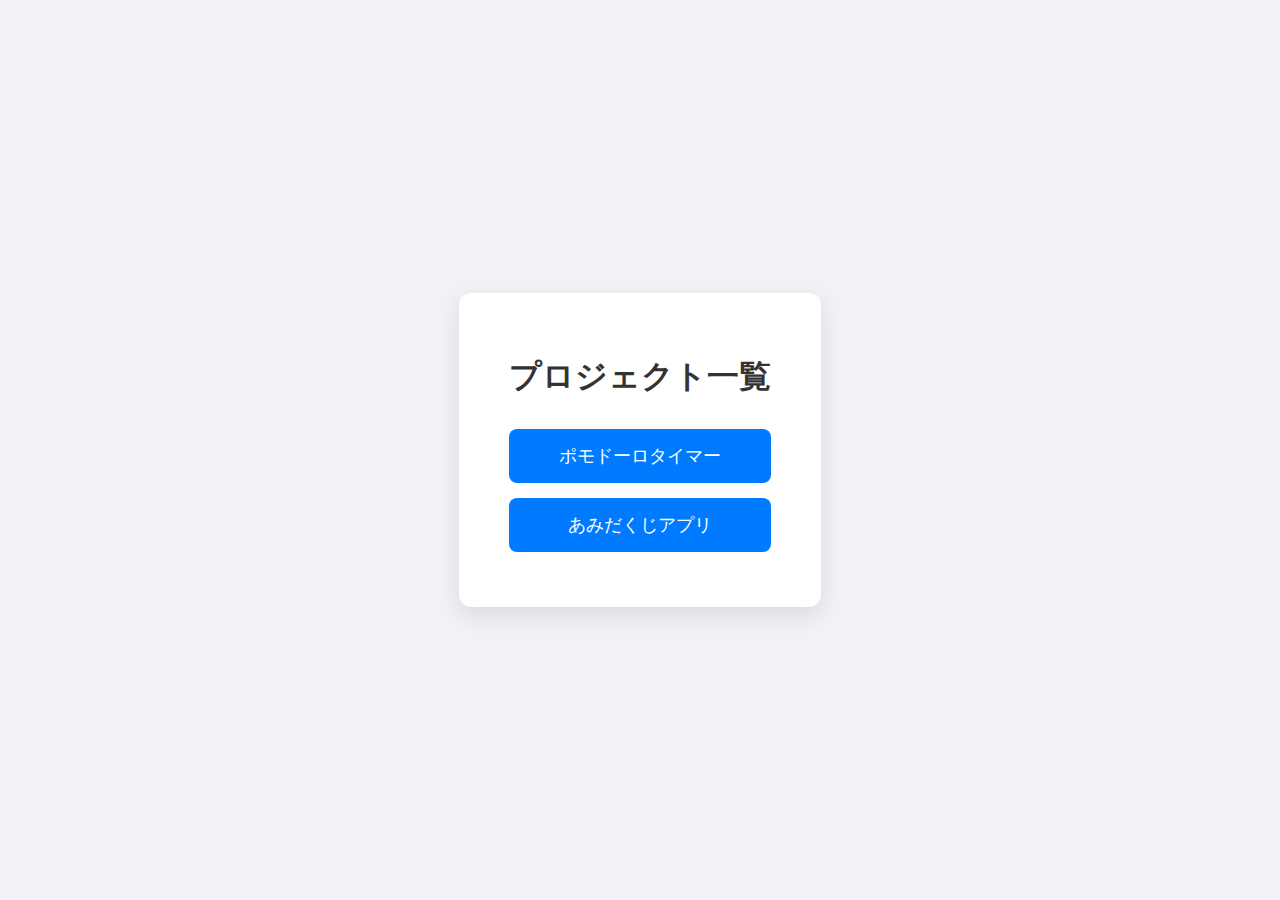
<file: index.html>
<!DOCTYPE html>
<html lang="ja">
<head>
    <meta charset="UTF-8">
    <meta name="viewport" content="width=device-width, initial-scale=1.0">
    <title>プロジェクト一覧</title>
    <style>
        body {
            font-family: -apple-system, BlinkMacSystemFont, "Segoe UI", Roboto, "Helvetica Neue", Arial, sans-serif;
            background-color: #f0f2f5;
            display: flex;
            justify-content: center;
            align-items: center;
            height: 100vh;
            margin: 0;
        }
        .container {
            text-align: center;
            background: white;
            padding: 40px 50px;
            border-radius: 12px;
            box-shadow: 0 8px 24px rgba(0,0,0,0.1);
        }
        h1 {
            color: #333;
            margin-bottom: 30px;
        }
        .app-list a {
            display: block;
            background-color: #007aff;
            color: white;
            padding: 15px 30px;
            margin: 15px 0;
            border-radius: 8px;
            text-decoration: none;
            font-size: 18px;
            font-weight: 500;
            transition: background-color 0.3s, transform 0.2s;
        }
        .app-list a:hover {
            background-color: #005ecb;
            transform: translateY(-2px);
        }
    </style>
</head>
<body>
    <div class="container">
        <h1>プロジェクト一覧</h1>
        <div class="app-list">
            <a href="./pomodoro/">ポモドーロタイマー</a>
            <a href="./amidakuji/">あみだくじアプリ</a>
        </div>
    </div>
</body>
</html>
</file>
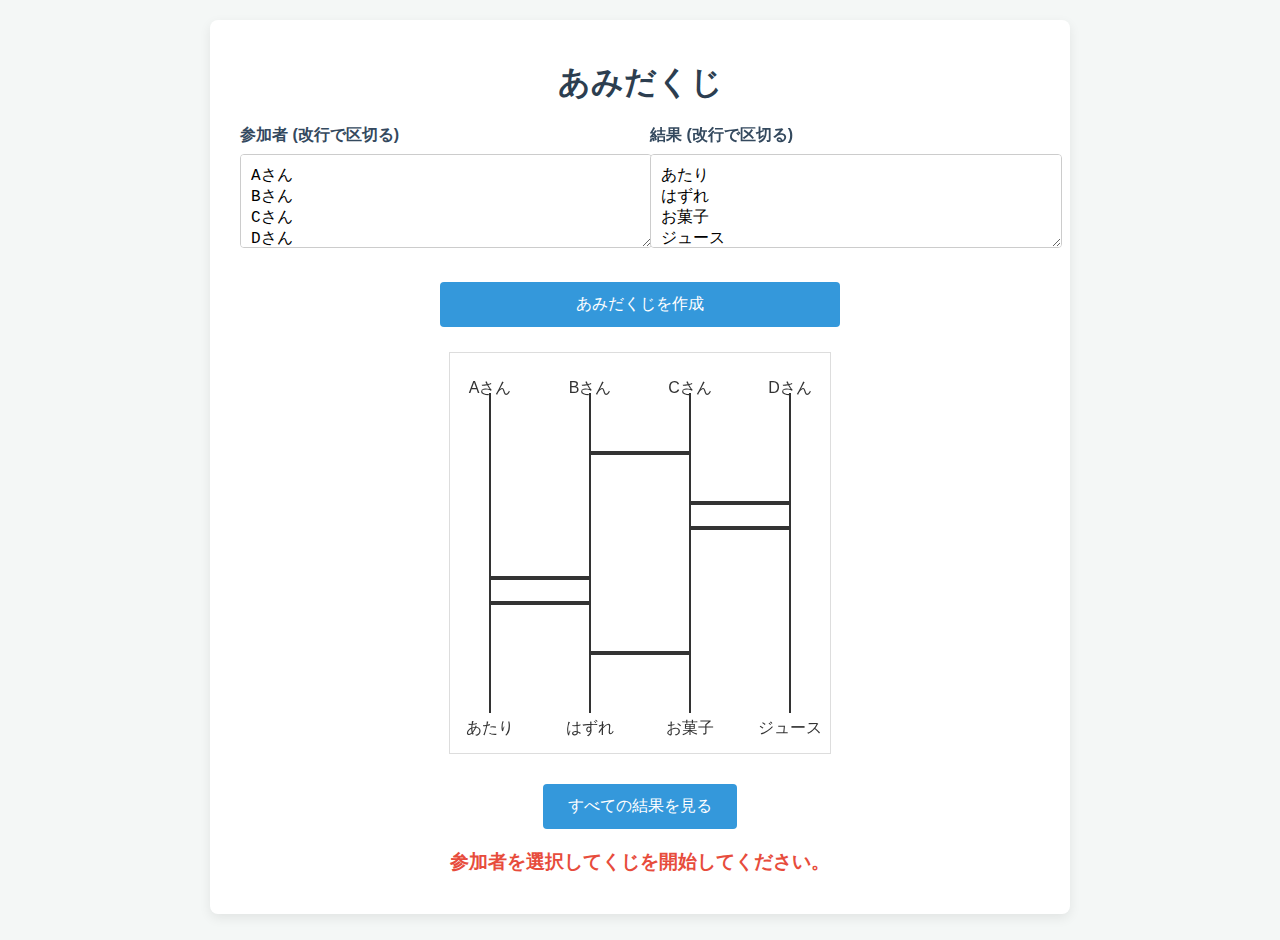
<file: amidakuji/index.html>
<!DOCTYPE html>
<html lang="ja">
<head>
    <meta charset="UTF-8">
    <meta name="viewport" content="width=device-width, initial-scale=1.0">
    <title>あみだくじアプリ</title>
    <meta name="description" content="参加者と結果を入力して、アニメーションで楽しめるあみだくじアプリです。">

    <!-- OGP Settings -->
    <meta property="og:type" content="website">
    <meta property="og:title" content="あみだくじアプリ">
    <meta property="og:description" content="参加者と結果を入力して、アニメーションで楽しめるあみだくじアプリです。">
    <meta property="og:url" content="https://50python2025.github.io/vc-project/amidakuji/">
    <meta property="og:image" content="https://via.placeholder.com/1200x630.png?text=あみだくじアプリ">
    <meta name="twitter:card" content="summary_large_image">
    <link rel="stylesheet" href="style.css">
</head>
<body>
    <div class="container">
        <h1>あみだくじ</h1>
        <div class="controls">
            <div class="input-group">
                <label for="participants">参加者 (改行で区切る)</label>
                <textarea id="participants" rows="4">Aさん
Bさん
Cさん
Dさん</textarea>
            </div>
            <div class="input-group">
                <label for="results">結果 (改行で区切る)</label>
                <textarea id="results" rows="4">あたり
はずれ
お菓子
ジュース</textarea>
            </div>
            <button id="generateBtn">あみだくじを作成</button>
        </div>
        <div class="amida-wrapper">
            <canvas id="amidaCanvas"></canvas>
        </div>
        <div class="result-display">
            <button id="revealBtn" style="display: none;">すべての結果を見る</button>
            <p id="resultText"></p>
        </div>
    </div>
    <script src="app.js"></script>
</body>
</html>
</file>
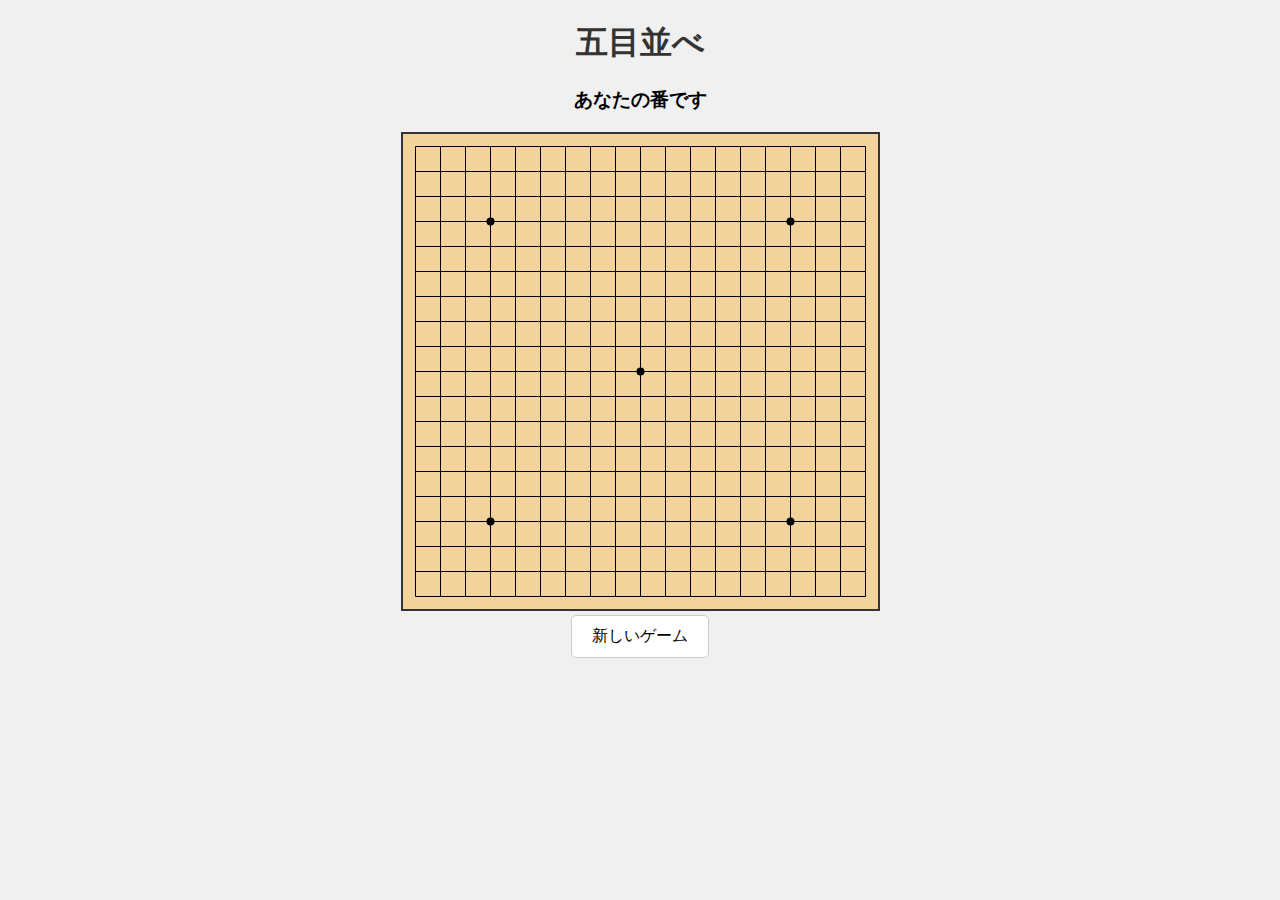
<file: gomoku-web/index.html>
<!DOCTYPE html>
<html lang="ja">
<head>
    <meta charset="UTF-8">
    <meta name="viewport" content="width=device-width, initial-scale=1.0">
    <title>五目並べ</title>
    <link rel="stylesheet" href="style.css">
</head>
<body>
    <h1>五目並べ</h1>
    <div id="game-info">
        <p id="status">あなたの番です</p>
    </div>
    <canvas id="gomoku-board" width="475" height="475"></canvas>
    <br>
    <button id="restart-button">新しいゲーム</button>
    <script src="app.js"></script>
</body>
</html>
</file>
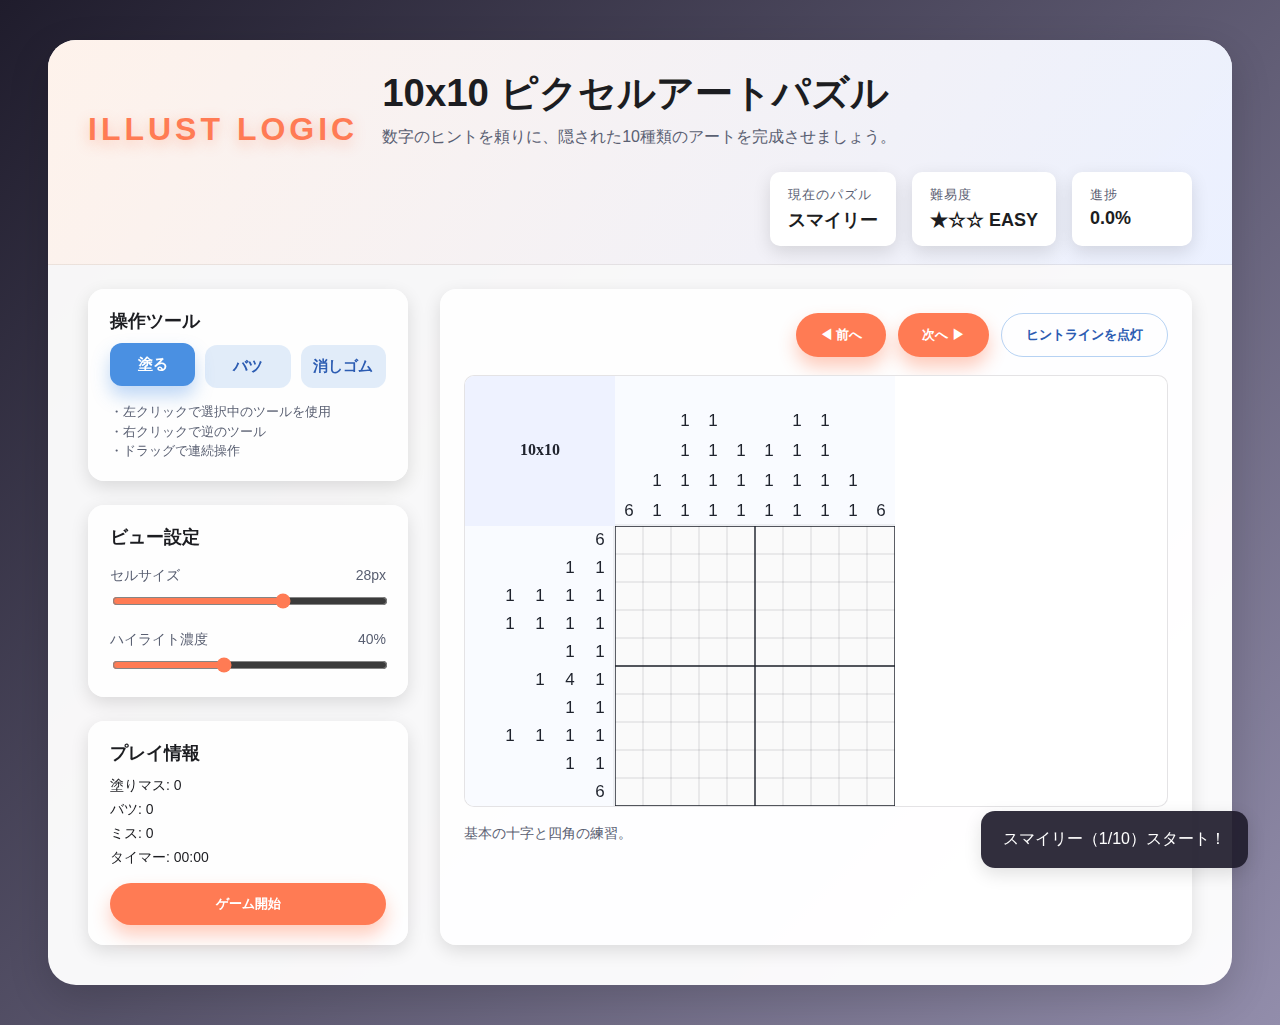
<file: illust-logic/index.html>
<!DOCTYPE html>
<html lang="ja">
<head>
    <meta charset="UTF-8">
    <meta name="viewport" content="width=device-width, initial-scale=1.0">
    <title>Illust Logic 10x10</title>
    <link rel="stylesheet" href="style.css">
</head>
<body>
    <div class="app-shell">
        <header class="hero">
            <div class="brand">ILLUST LOGIC</div>
            <div class="hero-copy">
                <h1>10x10 ピクセルアートパズル</h1>
                <p>数字のヒントを頼りに、隠された10種類のアートを完成させましょう。</p>
            </div>
            <div class="hero-meta">
                <div class="meta-card">
                    <span class="label">現在のパズル</span>
                    <span class="value" id="puzzle-title">-</span>
                </div>
                <div class="meta-card">
                    <span class="label">難易度</span>
                    <span class="value" id="puzzle-difficulty">-</span>
                </div>
                <div class="meta-card">
                    <span class="label">進捗</span>
                    <span class="value" id="puzzle-progress">0%</span>
                </div>
            </div>
        </header>

        <main class="layout">
            <aside class="control-panel">
                <section class="toolkit">
                    <h2>操作ツール</h2>
                    <div class="tool-buttons">
                        <button class="tool-button active" data-tool="fill" id="tool-fill">塗る</button>
                        <button class="tool-button" data-tool="cross" id="tool-cross">バツ</button>
                        <button class="tool-button" data-tool="inspect" id="tool-inspect">消しゴム</button>
                    </div>
                    <p class="tip">・左クリックで選択中のツールを使用<br>・右クリックで逆のツール<br>・ドラッグで連続操作</p>
                </section>

                <section class="settings">
                    <h2>ビュー設定</h2>
                    <label class="slider-label">セルサイズ <span id="cell-size-value"></span></label>
                    <input type="range" id="cell-size-slider" min="8" max="40" step="1" value="28">
                    <label class="slider-label">ハイライト濃度 <span id="highlight-value"></span></label>
                    <input type="range" id="highlight-slider" min="0" max="1" step="0.1" value="0.4">
                </section>

                <section class="checklist">
                    <h2>プレイ情報</h2>
                    <ul>
                        <li id="filled-count">塗りマス: 0</li>
                        <li id="cross-count">バツ: 0</li>
                        <li id="mistake-count">ミス: 0</li>
                        <li id="timer-display">タイマー: 00:00</li>
                    </ul>
                    <div class="checklist-actions">
                        <button class="primary-button" id="start-button">ゲーム開始</button>
                        <button class="secondary-button" id="reset-button" style="display: none;">このパズルをやり直す</button>
                    </div>
                </section>
            </aside>

            <section class="board-panel">
                <div class="board-toolbar">
                    <button class="primary-button" id="prev-puzzle">◀ 前へ</button>
                    <button class="primary-button" id="next-puzzle">次へ ▶</button>
                    <button class="ghost-button" id="reveal-toggle">ヒントラインを点灯</button>
                </div>
                <div class="board-container">
                    <div class="board-surface">
                        <canvas id="corner-canvas"></canvas>
                        <canvas id="col-hints-canvas"></canvas>
                        <canvas id="row-hints-canvas"></canvas>
                        <canvas id="board-canvas"></canvas>
                    </div>
                </div>
                <div class="status-bar">
                    <span id="status-text">ようこそ！最初のピクセルを塗ってみましょう。</span>
                </div>
            </section>
        </main>
    </div>

    <div class="overlay hidden" id="victory-overlay">
        <div class="overlay-card">
            <h2 id="victory-title">クリア！</h2>
            <p id="victory-message">次のアートへ進みましょう。</p>
            <button class="primary-button" id="continue-button">次のパズルへ</button>
        </div>
    </div>

    <div class="toast hidden" id="toast"></div>

    <script src="app.js?v=1"></script>
</body>
</html>
</file>
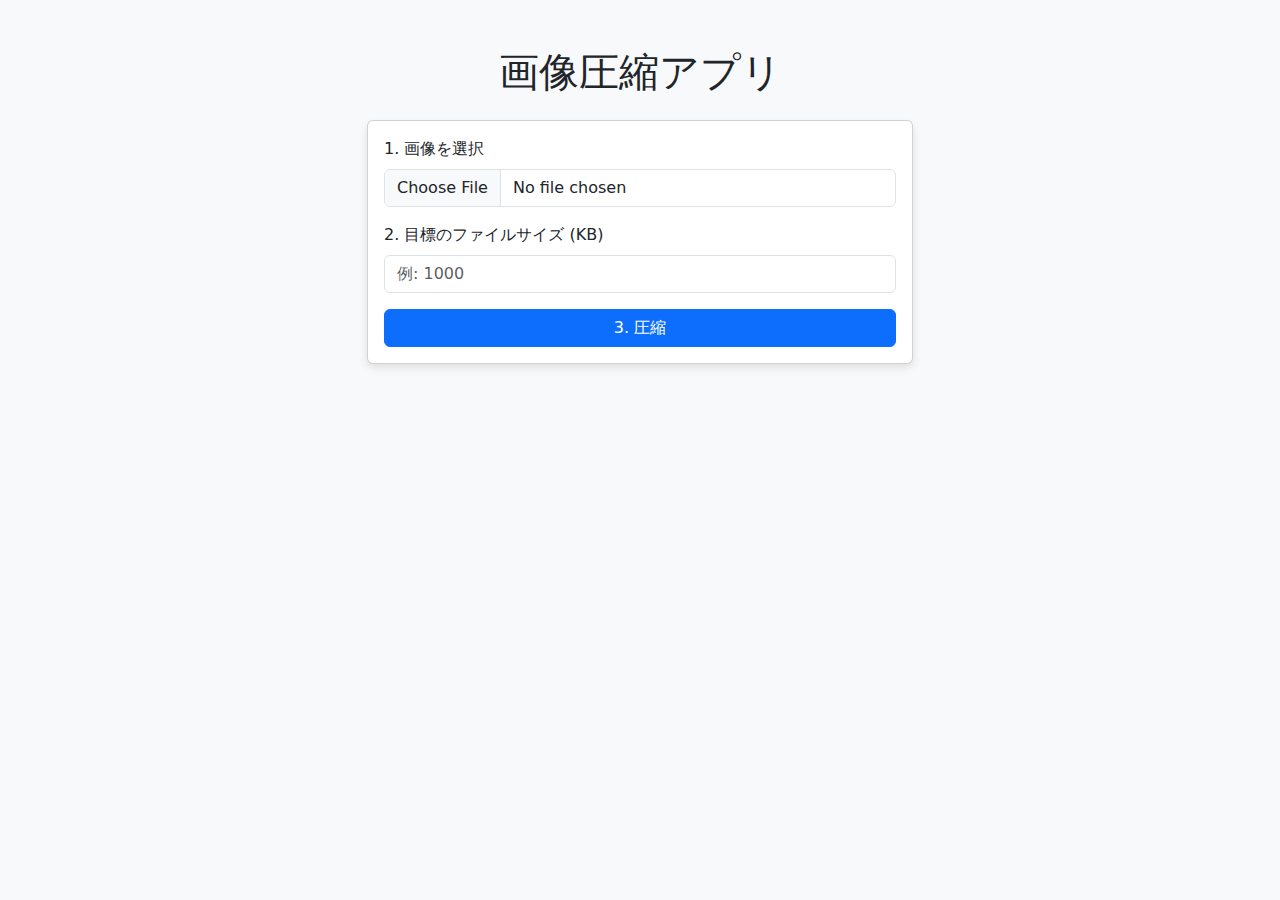
<file: image-compressor/index.html>
<!DOCTYPE html>
<html lang="ja">
<head>
    <meta charset="UTF-8">
    <meta name="viewport" content="width=device-width, initial-scale=1.0">
    <title>画像圧縮アプリ</title>
    <link href="https://cdn.jsdelivr.net/npm/bootstrap@5.3.0/dist/css/bootstrap.min.css" rel="stylesheet">
    <link rel="stylesheet" href="style.css">
</head>
<body>
    <div class="container mt-5">
        <h1 class="mb-4 text-center">画像圧縮アプリ</h1>
        <div class="row">
            <div class="col-md-6 offset-md-3">
                <div class="card">
                    <div class="card-body">
                        <div class="mb-3">
                            <label for="imageInput" class="form-label">1. 画像を選択</label>
                            <input class="form-control" type="file" id="imageInput" accept="image/*">
                        </div>
                        <div class="mb-3">
                            <label for="targetSize" class="form-label">2. 目標のファイルサイズ (KB)</label>
                            <input type="number" class="form-control" id="targetSize" placeholder="例: 1000">
                        </div>
                        <div class="d-grid">
                            <button id="compressBtn" class="btn btn-primary">3. 圧縮</button>
                        </div>
                    </div>
                </div>

                <div id="result" class="mt-4" style="display: none;">
                    <h2 class="text-center">圧縮結果</h2>
                    <div class="row align-items-start">
                        <div class="col-6 text-center">
                            <img id="originalPreview" class="img-fluid" alt="元画像プレビュー">
                        </div>
                        <div class="col-6 text-center">
                            <img id="compressedPreview" class="img-fluid" alt="圧縮後画像プレビュー">
                        </div>
                    </div>
                    <div class="row mt-2">
                        <div class="col-6 text-center">
                            <h5>元画像</h5>
                            <p id="originalSize"></p>
                        </div>
                        <div class="col-6 text-center">
                            <h5>圧縮後</h5>
                            <p id="compressedSize"></p>
                            <a id="downloadLink" class="btn btn-success mt-2" style="display: none;">ダウンロード</a>
                        </div>
                    </div>
                </div>
            </div>
        </div>
    </div>

    <script src="app.js"></script>
</body>
</html>
</file>
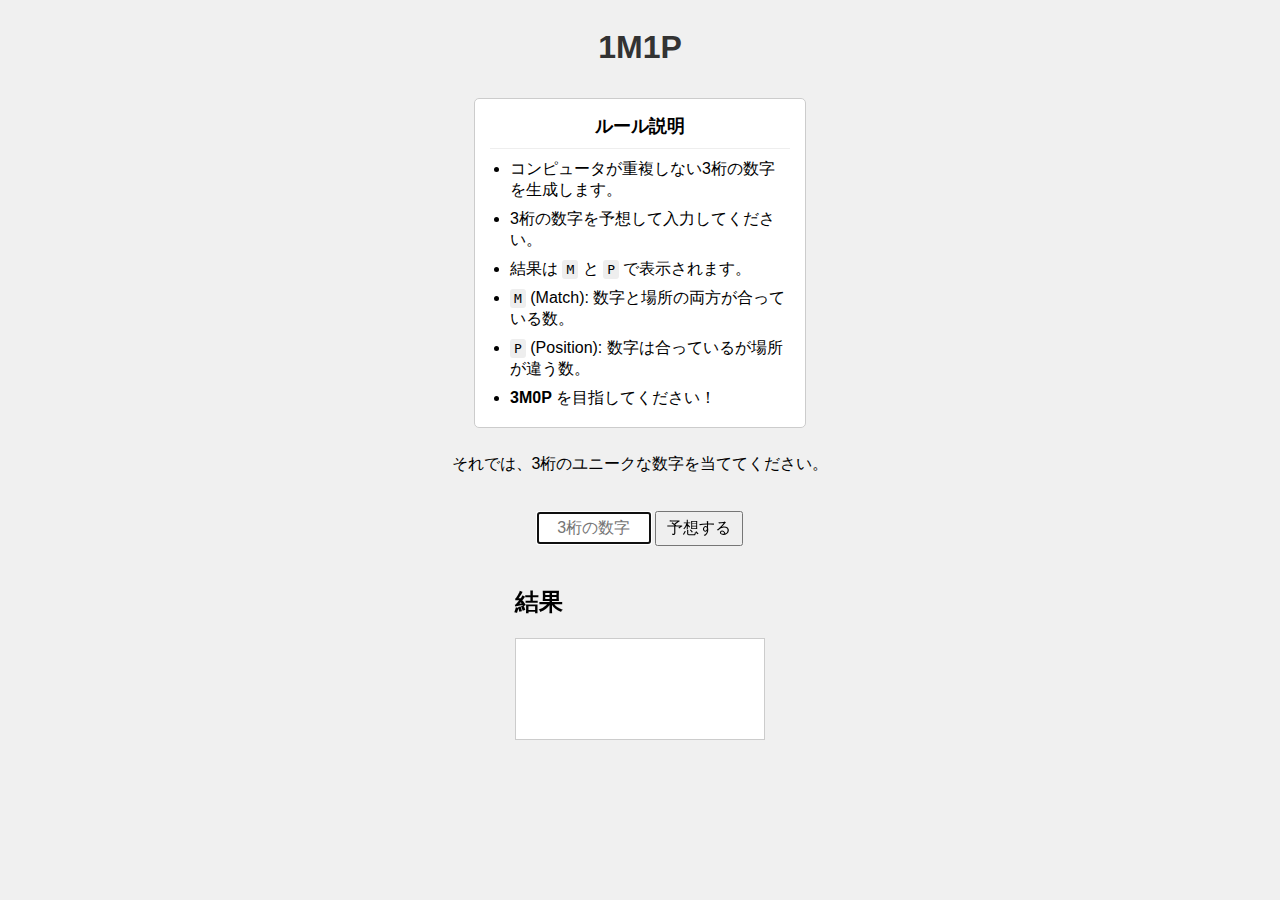
<file: number-guess/index.html>
<!DOCTYPE html>
<html lang="ja">
<head>
    <meta charset="UTF-8">
    <meta name="viewport" content="width=device-width, initial-scale=1.0">
    <title>1M1P</title>
    <link rel="stylesheet" href="style.css">
</head>
<body>
    <h1>1M1P</h1>

    <div class="rules">
        <h2>ルール説明</h2>
        <ul>
            <li>コンピュータが重複しない3桁の数字を生成します。</li>
            <li>3桁の数字を予想して入力してください。</li>
            <li>結果は <code>M</code> と <code>P</code> で表示されます。</li>
            <li><code>M</code> (Match): 数字と場所の両方が合っている数。</li>
            <li><code>P</code> (Position): 数字は合っているが場所が違う数。</li>
            <li><strong>3M0P</strong> を目指してください！</li>
        </ul>
    </div>

    <p>それでは、3桁のユニークな数字を当ててください。</p>
    
    <div class="input-area">
        <input type="text" id="guess-input" maxlength="3" placeholder="3桁の数字">
        <button id="guess-button">予想する</button>
    </div>

    <div id="result-area">
        <h2>結果</h2>
        <ul id="history">
            <!-- 予想の履歴がここに追加されます -->
        </ul>
    </div>

    <script src="app.js"></script>
</body>
</html>
</file>
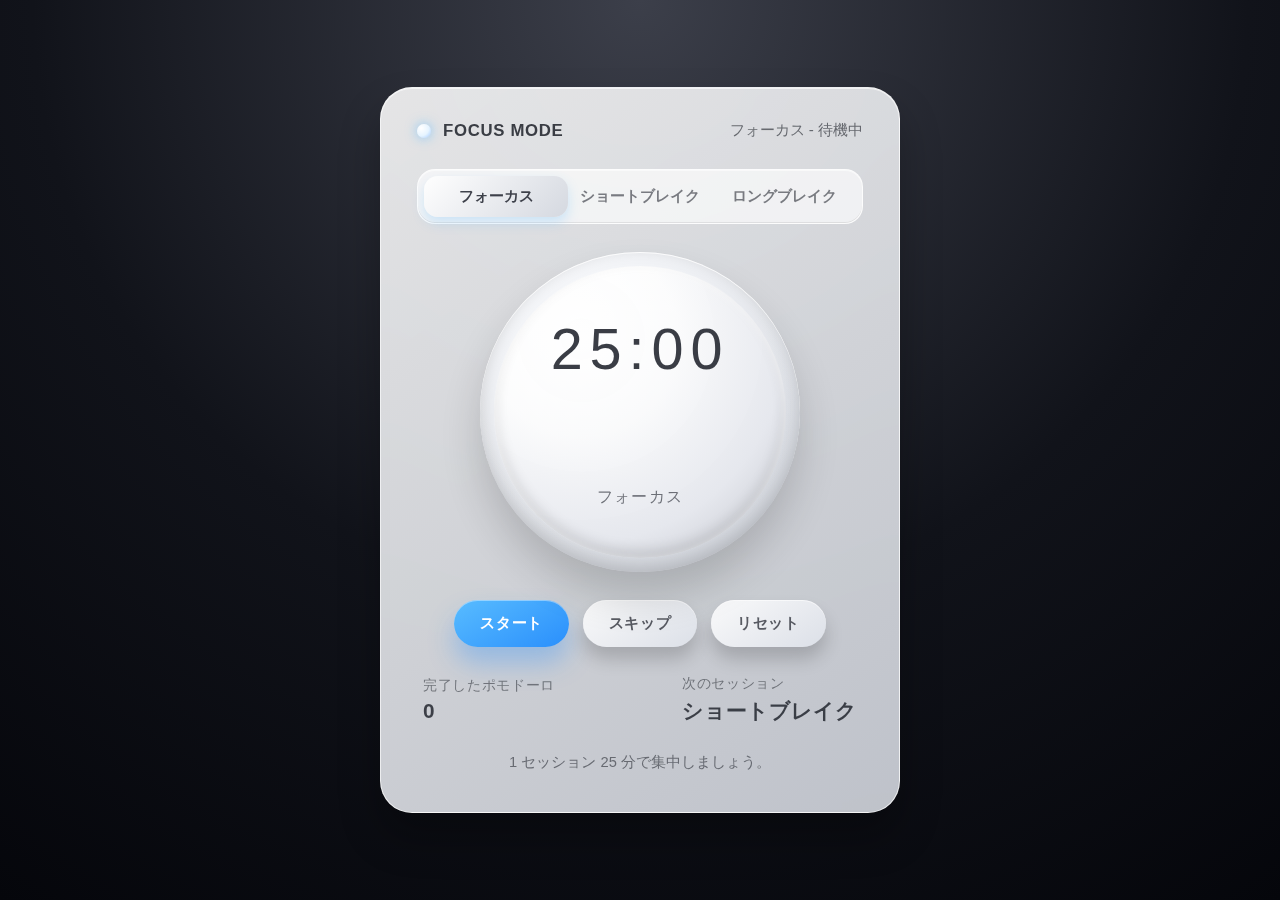
<file: pomodoro/index.html>
<!DOCTYPE html>
<html lang="ja">
<head>
  <meta charset="UTF-8" />
  <meta name="viewport" content="width=device-width, initial-scale=1" />
  <title>ポモドーロタイマー</title>
  <link rel="stylesheet" href="style.css" />
</head>
<body>
  <main class="app-shell">
    <section class="timer-card" aria-live="polite">
      <header class="card-header">
        <div class="brand-mark">
          <span class="brand-led"></span>
          <span class="brand-name">Focus Mode</span>
        </div>
        <p class="session-status" id="sessionStatus">フォーカスセッション</p>
      </header>

      <nav class="mode-switch" aria-label="セッション選択">
        <button type="button" class="mode-button is-active" data-mode="focus">フォーカス</button>
        <button type="button" class="mode-button" data-mode="short">ショートブレイク</button>
        <button type="button" class="mode-button" data-mode="long">ロングブレイク</button>
      </nav>

      <div class="timer-dial" id="timerDial" role="timer" aria-live="assertive">
        <div class="timer-progress"></div>
        <div class="timer-dial-inner">
          <p class="time-display" id="timeDisplay">25:00</p>
          <p class="mode-label" id="modeLabel">フォーカス</p>
        </div>
      </div>

      <div class="timer-controls">
        <button type="button" class="control-button primary" id="startPauseButton">スタート</button>
        <button type="button" class="control-button" id="skipButton">スキップ</button>
        <button type="button" class="control-button" id="resetButton">リセット</button>
      </div>

      <dl class="timer-meta">
        <div class="meta-item">
          <dt>完了したポモドーロ</dt>
          <dd id="completedCount">0</dd>
        </div>
        <div class="meta-item">
          <dt>次のセッション</dt>
          <dd id="queueLabel">ショートブレイク</dd>
        </div>
      </dl>

      <p class="timer-message" id="timerMessage">1 セッション 25 分で集中しましょう。</p>
    </section>
  </main>

  <script src="app.js"></script>
</body>
</html>
</file>
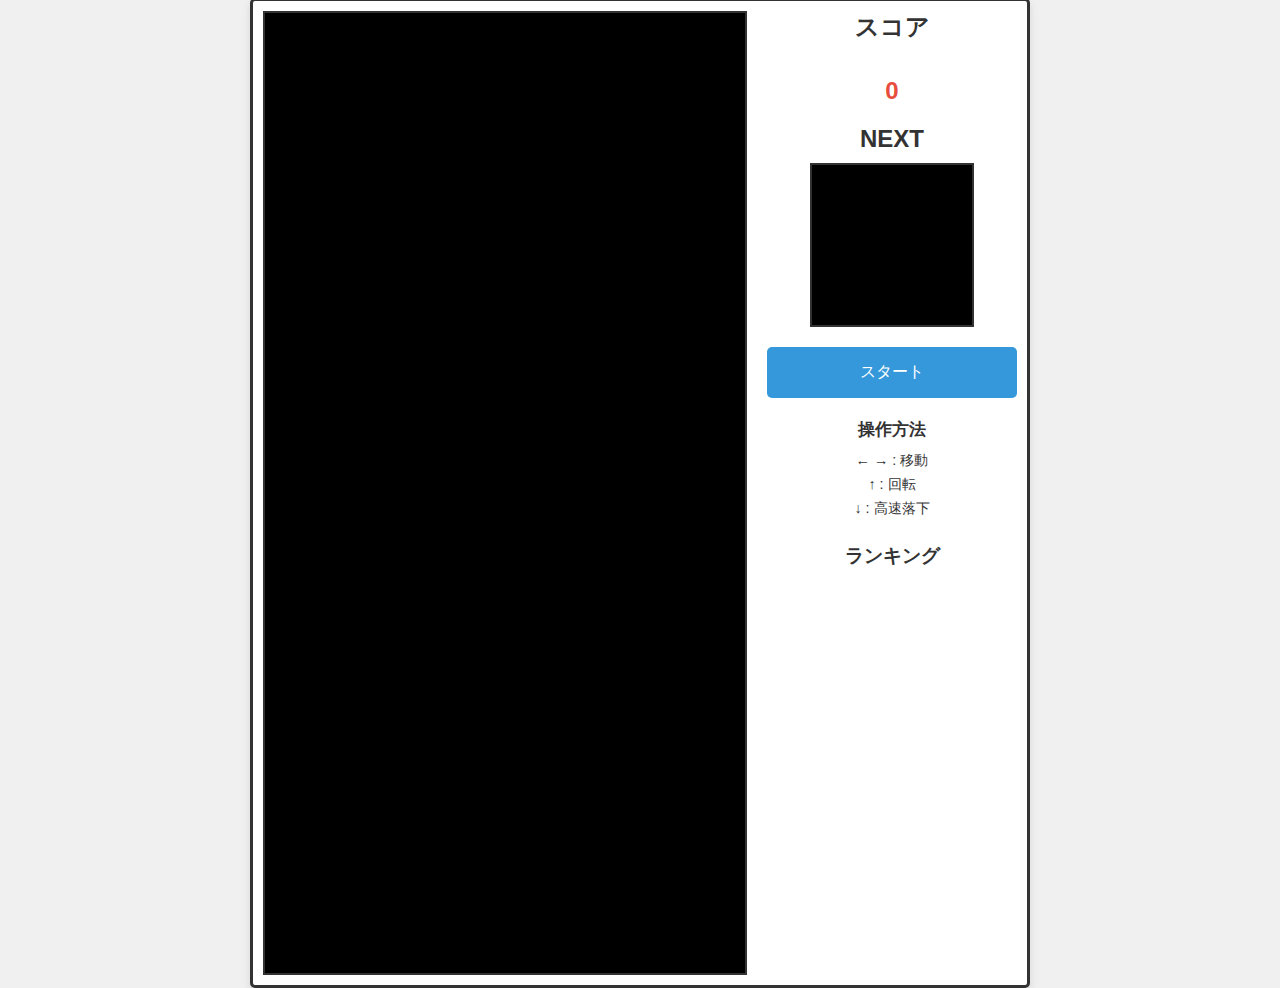
<file: tetris/index.html>
<!DOCTYPE html>
<html lang="ja">
<head>
    <meta charset="UTF-8">
    <meta name="viewport" content="width=device-width, initial-scale=1.0">
    <title>テトリス</title>
    <link rel="stylesheet" href="style.css">
</head>
<body>
    <h1>テトリス</h1>
    <div class="game-container">
        <canvas id="tetris" width="480" height="960"></canvas>
        <div class="sidebar">
            <h2>スコア</h2>
            <p id="score">0</p>
            <h2>NEXT</h2>
            <canvas id="next" width="160" height="160"></canvas>
            <button id="start-button">スタート</button>
            <div class="controls">
                <h3>操作方法</h3>
                <p>← → : 移動</p>
                <p>↑ : 回転</p>
                <p>↓ : 高速落下</p>
            </div>
            <div class="ranking">
                <h3>ランキング</h3>
                <ol id="ranking-list"></ol>
            </div>
        </div>
    </div>
    <script src="app.js"></script>
</body>
</html>
</file>
<file: amidakuji/style.css>
body {
    font-family: -apple-system, BlinkMacSystemFont, "Segoe UI", Roboto, "Helvetica Neue", Arial, sans-serif;
    background-color: #f4f7f6;
    color: #333;
    display: flex;
    justify-content: center;
    align-items: flex-start;
    margin: 0;
    padding: 20px;
    min-height: 100vh;
}

.container {
    width: 100%;
    max-width: 800px;
    background-color: #fff;
    padding: 20px 30px;
    border-radius: 8px;
    box-shadow: 0 4px 12px rgba(0, 0, 0, 0.08);
    text-align: center;
}

h1 {
    color: #2c3e50;
    margin-bottom: 20px;
}

.controls {
    display: flex;
    justify-content: space-around;
    gap: 20px;
    margin-bottom: 25px;
    flex-wrap: wrap;
}

.input-group {
    flex: 1;
    min-width: 250px;
    text-align: left;
}

.input-group label {
    display: block;
    margin-bottom: 8px;
    font-weight: 600;
    color: #34495e;
}

textarea {
    width: 100%;
    padding: 10px;
    border: 1px solid #ccc;
    border-radius: 4px;
    font-size: 16px;
    resize: vertical;
}

button {
    background-color: #3498db;
    color: white;
    border: none;
    padding: 12px 25px;
    border-radius: 4px;
    font-size: 16px;
    cursor: pointer;
    transition: background-color 0.3s;
    margin-top: 10px;
}

#generateBtn {
    width: 100%;
    max-width: 400px;
    margin: 10px auto 0;
    display: block;
}

button:hover {
    background-color: #2980b9;
}

.amida-wrapper {
    margin: 20px 0;
    width: 100%;
    overflow-x: auto; /* 横スクロールを可能にする */
}

canvas {
    display: block;
    margin: 0 auto;
    border: 1px solid #ddd;
}

.result-display {
    margin-top: 20px;
}

#resultText {
    font-size: 1.2em;
    font-weight: bold;
    color: #e74c3c;
}
</file>
<file: gomoku-web/style.css>
body {
    font-family: sans-serif;
    text-align: center;
    background-color: #f0f0f0;
}

h1 {
    color: #333;
}

#gomoku-board {
    background-color: #f3d39c;
    border: 2px solid #333;
    cursor: pointer;
}

#game-info {
    margin-bottom: 10px;
}

#status {
    font-size: 1.2em;
    font-weight: bold;
}

#restart-button {
    padding: 10px 20px;
    font-size: 1em;
    cursor: pointer;
    border: 1px solid #ccc;
    border-radius: 5px;
    background-color: #fff;
}

#restart-button:hover {
    background-color: #eee;
}
</file>
<file: illust-logic/style.css>
:root {
    color-scheme: light;
    --bg-gradient: linear-gradient(135deg, #1f1c2c, #928dab);
    --panel-bg: rgba(255, 255, 255, 0.85);
    --accent: #ff7b54;
    --accent-dark: #ff612f;
    --secondary: #4a90e2;
    --secondary-dark: #2c5cb2;
    --text-primary: #1c1d21;
    --text-muted: #5a6072;
    --border: rgba(28, 29, 33, 0.08);
    --shadow-soft: 0 14px 40px rgba(0, 0, 0, 0.16);
    --shadow-light: 0 6px 18px rgba(0, 0, 0, 0.12);
    --radius-lg: 28px;
    --radius-md: 16px;
    --radius-sm: 10px;
    --transition-fast: 0.18s ease-out;
    --transition-slow: 0.4s cubic-bezier(0.4, 0, 0.2, 1);
    font-family: 'Segoe UI', 'Hiragino Sans', 'Noto Sans JP', sans-serif;
}

* {
    box-sizing: border-box;
}

body {
    margin: 0;
    min-height: 100vh;
    background: var(--bg-gradient);
    color: var(--text-primary);
    display: flex;
    align-items: center;
    justify-content: center;
    padding: 40px 48px;
}

.app-shell {
    width: min(1300px, 100%);
    background: rgba(255, 255, 255, 0.96);
    border-radius: var(--radius-lg);
    box-shadow: var(--shadow-soft);
    overflow: hidden;
    display: flex;
    flex-direction: column;
    gap: 24px;
}

.hero {
    padding: 28px 40px 18px;
    display: flex;
    flex-wrap: wrap;
    gap: 24px;
    align-items: flex-end;
    border-bottom: 1px solid var(--border);
    background: linear-gradient(120deg, rgba(255, 242, 234, 0.9), rgba(234, 240, 255, 0.9));
}

.brand {
    font-size: 32px;
    font-weight: 700;
    letter-spacing: 4px;
    color: var(--accent);
    text-shadow: 0 4px 14px rgba(255, 96, 47, 0.35);
}

.hero-copy h1 {
    margin: 0 0 8px;
    font-size: clamp(1.6rem, 2vw + 1rem, 2.4rem);
}

.hero-copy p {
    margin: 0;
    color: var(--text-muted);
    max-width: 520px;
}

.hero-meta {
    display: flex;
    gap: 16px;
    margin-left: auto;
}

.meta-card {
    background: white;
    border-radius: var(--radius-sm);
    padding: 14px 18px;
    min-width: 120px;
    box-shadow: var(--shadow-light);
    display: flex;
    flex-direction: column;
    gap: 4px;
}

.meta-card .label {
    font-size: 13px;
    text-transform: uppercase;
    color: var(--text-muted);
    letter-spacing: 1px;
}

.meta-card .value {
    font-size: 18px;
    font-weight: 600;
}

.layout {
    display: grid;
    grid-template-columns: 320px 1fr;
    gap: 32px;
    padding: 0 40px 40px;
}

.control-panel {
    display: flex;
    flex-direction: column;
    gap: 24px;
}

.control-panel section {
    background: var(--panel-bg);
    backdrop-filter: blur(12px);
    border-radius: var(--radius-md);
    padding: 20px 22px;
    box-shadow: var(--shadow-light);
}

.control-panel h2 {
    font-size: 18px;
    margin: 0 0 12px;
}

.tool-buttons {
    display: flex;
    gap: 10px;
}

.tool-button {
    flex: 1;
    border: none;
    border-radius: 12px;
    padding: 12px 0;
    font-size: 15px;
    font-weight: 600;
    background: rgba(74, 144, 226, 0.16);
    color: var(--secondary-dark);
    cursor: pointer;
    transition: transform var(--transition-fast), box-shadow var(--transition-fast), background var(--transition-fast);
}

.tool-button.active {
    background: var(--secondary);
    color: white;
    box-shadow: 0 10px 18px rgba(74, 144, 226, 0.35);
    transform: translateY(-2px);
}

.tool-button:hover {
    transform: translateY(-1px);
    box-shadow: 0 10px 18px rgba(74, 144, 226, 0.2);
}

.tip {
    font-size: 13px;
    color: var(--text-muted);
    line-height: 1.5;
    margin: 14px 0 0;
}

.slider-label {
    display: flex;
    justify-content: space-between;
    font-size: 14px;
    color: var(--text-muted);
    margin: 18px 0 6px;
}

input[type="range"] {
    width: 100%;
    accent-color: var(--accent);
}

.checklist ul {
    list-style: none;
    margin: 0 0 16px;
    padding: 0;
    display: flex;
    flex-direction: column;
    gap: 6px;
    font-size: 14px;
}

.checklist-actions {
    margin-top: 16px;
    display: flex;
    flex-direction: column;
    gap: 10px;
}

.primary-button,
.secondary-button,
.ghost-button {
    border-radius: 999px;
    border: none;
    font-weight: 600;
    cursor: pointer;
    padding: 12px 24px;
    transition: transform var(--transition-fast), box-shadow var(--transition-fast), background var(--transition-fast);
}

.primary-button {
    background: var(--accent);
    color: white;
    box-shadow: 0 10px 18px rgba(255, 97, 47, 0.32);
}

.primary-button:hover {
    background: var(--accent-dark);
    transform: translateY(-1px);
}

.secondary-button {
    width: 100%;
    background: rgba(31, 28, 44, 0.06);
    color: var(--text-primary);
}

.secondary-button:hover {
    background: rgba(31, 28, 44, 0.12);
}

.ghost-button {
    background: transparent;
    color: var(--secondary-dark);
    border: 1px solid rgba(74, 144, 226, 0.4);
}

.ghost-button.active,
.ghost-button:hover {
    background: rgba(74, 144, 226, 0.12);
}

.board-panel {
    background: var(--panel-bg);
    border-radius: var(--radius-md);
    padding: 24px;
    display: flex;
    flex-direction: column;
    gap: 18px;
    box-shadow: var(--shadow-light);
}

.board-toolbar {
    display: flex;
    gap: 12px;
    justify-content: flex-end;
}

.board-container {
    position: relative;
    border-radius: var(--radius-sm);
    border: 1px solid rgba(31, 28, 44, 0.12);
    background: white;
    overflow: auto;
    max-height: 560px;
    max-width: 100%;
    box-shadow: inset 0 0 0 1px rgba(255, 255, 255, 0.4);
}

.board-surface {
    position: relative;
    width: max-content;
    height: max-content;
}

.board-surface canvas {
    position: absolute;
    image-rendering: crisp-edges;
    image-rendering: pixelated;
}

.status-bar {
    font-size: 14px;
    color: var(--text-muted);
    min-height: 20px;
}

.overlay {
    position: fixed;
    inset: 0;
    background: transparent;
    display: flex;
    align-items: flex-end;
    justify-content: center;
    padding: 40px;
    z-index: 20;
    pointer-events: none; /* Allow clicking through the overlay background */
}

.overlay.hidden {
    display: none;
}

.overlay-card {
    pointer-events: auto; /* Re-enable clicks on the card itself */
    background: white;
    padding: 32px 40px;
    border-radius: var(--radius-md);
    text-align: center;
    box-shadow: var(--shadow-soft);
    max-width: 420px;
    transform: translateY(20px);
    opacity: 0;
    transition: transform 0.4s cubic-bezier(0.4, 0, 0.2, 1), opacity 0.4s cubic-bezier(0.4, 0, 0.2, 1);
}

.overlay:not(.hidden) .overlay-card {
    transform: translateY(0);
    opacity: 1;
}

.overlay-card h2 {
    margin-top: 0;
    font-size: 28px;
}

.toast {
    position: fixed;
    bottom: 32px;
    right: 32px;
    background: rgba(31, 28, 44, 0.92);
    color: white;
    padding: 18px 22px;
    border-radius: 14px;
    box-shadow: var(--shadow-light);
    opacity: 0;
    transform: translateY(12px);
    transition: opacity var(--transition-slow), transform var(--transition-slow);
    z-index: 30;
}

.toast.visible {
    opacity: 1;
    transform: translateY(0);
}

.hidden {
    display: none;
}

@media (max-width: 1100px) {
    body {
        padding: 24px;
    }

    .layout {
        grid-template-columns: 1fr;
    }

    .hero {
        align-items: flex-start;
    }

    .hero-meta {
        width: 100%;
        justify-content: space-between;
    }
}

@media (max-width: 720px) {
    .app-shell {
        border-radius: 18px;
    }

    .hero {
        padding: 24px 24px 16px;
    }

    .layout {
        padding: 0 24px 28px;
    }

    .board-container {
        max-height: 400px;
    }
}
</file>
<file: image-compressor/style.css>
body {
    background-color: #f8f9fa;
}

.card {
    box-shadow: 0 4px 8px rgba(0,0,0,0.1);
}

.img-fluid {
    max-height: 300px;
    border-radius: 8px;
    margin-top: 10px;
}

#result h5 {
    margin-top: 15px;
}
</file>
<file: number-guess/style.css>
body {
    font-family: sans-serif;
    display: flex;
    flex-direction: column;
    align-items: center;
    background-color: #f0f0f0;
}

h1 {
    color: #333;
}

.input-area {
    margin: 20px 0;
}

#guess-input {
    width: 100px;
    padding: 5px;
    font-size: 16px;
    text-align: center;
}

#guess-button {
    padding: 5px 10px;
    font-size: 16px;
    cursor: pointer;
}

#result-area {
    width: 250px;
}

#history {
    list-style-type: none;
    padding: 0;
    border: 1px solid #ccc;
    background-color: #fff;
    min-height: 100px;
}

#history li {
    padding: 5px;
    border-bottom: 1px solid #eee;
}

#history li:last-child {
    border-bottom: none;
}
.rules {
    width: 300px;
    margin: 10px 0;
    padding: 0 15px 10px;
    border: 1px solid #ccc;
    background-color: #fff;
    border-radius: 5px;
}

.rules h2 {
    font-size: 18px;
    text-align: center;
    border-bottom: 1px solid #eee;
    padding-bottom: 10px;
    margin-bottom: 10px;
}

.rules ul {
    padding-left: 20px;
    margin: 0;
}

.rules li {
    margin-bottom: 8px;
}

.rules li code {
    background-color: #eee;
    padding: 2px 4px;
    border-radius: 3px;
    font-family: monospace;
}

.win-message {
    color: red;
    font-weight: bold;
}
</file>
<file: pomodoro/style.css>
:root {
  font-family: "SF Pro Display", "SF Pro Text", "Helvetica Neue", Arial, "Hiragino Kaku Gothic ProN", "Noto Sans JP", sans-serif;
  color-scheme: light;
  --accent: #56b8ff;
  --accent-strong: #147efd;
  --accent-soft: rgba(86, 184, 255, 0.25);
  --metal-light: #f5f7fa;
  --metal-mid: #d5d8de;
  --metal-dark: #a4a9b2;
  --card-shadow: 0 24px 40px rgba(0, 0, 0, 0.28);
  --progress-angle: 0deg;
}

* {
  box-sizing: border-box;
}

body {
  margin: 0;
  min-height: 100vh;
  display: grid;
  place-items: center;
  background: radial-gradient(circle at top, #3c3f4a, #11131a 55%, #05060b);
  color: #1c1f29;
}

.app-shell {
  width: min(520px, 92vw);
  padding: 48px 0;
}

.timer-card {
  position: relative;
  background: linear-gradient(145deg, rgba(255, 255, 255, 0.88), rgba(210, 214, 222, 0.9));
  border-radius: 32px;
  border: 1px solid rgba(255, 255, 255, 0.7);
  box-shadow: var(--card-shadow), inset 0 1px 0 rgba(255, 255, 255, 0.6);
  padding: 32px 36px 40px;
  display: grid;
  gap: 28px;
  backdrop-filter: blur(22px);
}

.card-header {
  display: flex;
  align-items: center;
  justify-content: space-between;
}

.brand-mark {
  display: flex;
  align-items: center;
  gap: 12px;
  font-size: 1.05rem;
  font-weight: 600;
  letter-spacing: 0.04em;
  text-transform: uppercase;
  color: rgba(40, 43, 51, 0.9);
}

.brand-led {
  width: 14px;
  height: 14px;
  border-radius: 50%;
  background: radial-gradient(circle at 30% 30%, #ffffff, #e6f4ff 55%, #9dc8ff 100%);
  box-shadow: 0 0 12px rgba(86, 184, 255, 0.65);
}

.session-status {
  margin: 0;
  font-size: 0.95rem;
  color: rgba(40, 43, 51, 0.65);
}

.mode-switch {
  display: flex;
  align-items: center;
  justify-content: space-between;
  background: rgba(255, 255, 255, 0.65);
  border-radius: 18px;
  padding: 6px;
  border: 1px solid rgba(255, 255, 255, 0.8);
  box-shadow: inset 0 1px 0 rgba(255, 255, 255, 0.5), inset 0 -1px 0 rgba(0, 0, 0, 0.08);
}

.mode-button {
  flex: 1;
  border: none;
  background: transparent;
  padding: 10px 0;
  border-radius: 14px;
  font-size: 0.95rem;
  font-weight: 600;
  color: rgba(40, 43, 51, 0.6);
  transition: background 0.3s ease, box-shadow 0.3s ease, color 0.3s ease;
  cursor: pointer;
}

.mode-button:hover {
  background: rgba(86, 184, 255, 0.12);
  color: rgba(40, 43, 51, 0.85);
}

.mode-button.is-active {
  background: linear-gradient(135deg, rgba(255, 255, 255, 0.95), rgba(211, 215, 223, 0.95));
  box-shadow: 0 6px 12px rgba(86, 184, 255, 0.25);
  color: rgba(30, 34, 45, 0.85);
}

.timer-dial {
  position: relative;
  width: min(320px, 78vw);
  aspect-ratio: 1 / 1;
  margin: 0 auto;
  border-radius: 50%;
  background: linear-gradient(145deg, #fcfdff, #cfd3db);
  box-shadow:
    inset 0 1px 0 rgba(255, 255, 255, 0.85),
    inset 0 -6px 18px rgba(0, 0, 0, 0.18),
    0 24px 40px rgba(0, 0, 0, 0.16);
  display: grid;
  place-items: center;
  overflow: hidden;
}

.timer-progress {
  position: absolute;
  inset: 0;
  border-radius: 50%;
  background: conic-gradient(var(--accent) var(--progress-angle), rgba(255, 255, 255, 0.02) 0deg);
  transition: background 0.4s ease;
}

.timer-dial-inner {
  position: absolute;
  inset: 14px;
  border-radius: 50%;
  background:
    radial-gradient(circle at 30% 25%, rgba(255, 255, 255, 0.92), rgba(255, 255, 255, 0.75) 32%, rgba(230, 232, 238, 0.92) 68%, rgba(188, 191, 199, 0.9)),
    linear-gradient(145deg, rgba(255, 255, 255, 0.95), rgba(213, 217, 225, 0.95));
  display: grid;
  place-items: center;
  gap: 6px;
  box-shadow:
    inset 0 2px 10px rgba(255, 255, 255, 0.75),
    inset 0 -6px 14px rgba(0, 0, 0, 0.15);
}

.time-display {
  margin: 0;
  font-size: clamp(2.8rem, 8vw, 3.6rem);
  font-variant-numeric: tabular-nums;
  letter-spacing: 0.12em;
  color: rgba(24, 27, 36, 0.85);
}

.mode-label {
  margin: 0;
  font-size: 1rem;
  letter-spacing: 0.08em;
  text-transform: uppercase;
  color: rgba(24, 27, 36, 0.6);
}

.timer-controls {
  display: flex;
  justify-content: center;
  gap: 14px;
}

.control-button {
  border: none;
  border-radius: 999px;
  padding: 13px 26px;
  font-size: 0.95rem;
  font-weight: 600;
  letter-spacing: 0.04em;
  color: rgba(37, 40, 50, 0.75);
  background: linear-gradient(145deg, rgba(255, 255, 255, 0.9), rgba(221, 225, 233, 0.95));
  box-shadow:
    inset 0 1px 0 rgba(255, 255, 255, 0.6),
    0 12px 18px rgba(0, 0, 0, 0.18);
  cursor: pointer;
  transition: transform 0.2s ease, box-shadow 0.2s ease;
}

.control-button:hover {
  transform: translateY(-2px);
  box-shadow:
    inset 0 1px 0 rgba(255, 255, 255, 0.6),
    0 16px 24px rgba(0, 0, 0, 0.18);
}

.control-button:active {
  transform: translateY(0px);
  box-shadow:
    inset 0 1px 0 rgba(255, 255, 255, 0.6),
    0 8px 12px rgba(0, 0, 0, 0.14);
}

.control-button.primary {
  background: linear-gradient(150deg, #58bcff, #2a8ffc);
  color: #ffffff;
  box-shadow:
    inset 0 1px 0 rgba(255, 255, 255, 0.4),
    0 16px 26px rgba(42, 143, 252, 0.35);
}

.control-button.primary:hover {
  box-shadow:
    inset 0 1px 0 rgba(255, 255, 255, 0.4),
    0 20px 32px rgba(42, 143, 252, 0.4);
}

.timer-meta {
  display: flex;
  justify-content: space-between;
  align-items: center;
  padding: 0 6px;
  margin: 0;
}

.meta-item {
  display: grid;
  gap: 4px;
}

.meta-item dt {
  margin: 0;
  font-size: 0.85rem;
  color: rgba(40, 43, 51, 0.55);
  letter-spacing: 0.05em;
}

.meta-item dd {
  margin: 0;
  font-size: 1.3rem;
  font-weight: 600;
  color: rgba(24, 27, 36, 0.8);
}

.timer-message {
  margin: 0;
  font-size: 0.92rem;
  color: rgba(40, 43, 51, 0.6);
  text-align: center;
}

@media (max-width: 520px) {
  .app-shell {
    padding: 32px 0;
  }

  .timer-card {
    padding: 28px 24px 34px;
    border-radius: 28px;
    gap: 24px;
  }

  .timer-controls {
    flex-direction: column;
  }

  .control-button {
    width: 100%;
    padding: 14px;
  }
}
</file>
<file: tetris/style.css>
body {
    font-family: sans-serif;
    background-color: #f0f0f0;
    color: #333;
    display: flex;
    flex-direction: column;
    align-items: center;
    justify-content: center;
    height: 100vh;
    margin: 0;
}

h1 {
    margin-bottom: 20px;
}

.game-container {
    display: flex;
    align-items: flex-start;
    border: 3px solid #333;
    background-color: #fff;
    padding: 10px;
    border-radius: 5px;
    box-shadow: 0 4px 8px rgba(0,0,0,0.1);
}

canvas#tetris {
    border: 2px solid #333;
    background-color: #000;
}

.sidebar {
    width: 250px;
    margin-left: 20px;
    display: flex;
    flex-direction: column;
    align-items: center;
}

.sidebar h2, .sidebar h3 {
    margin-top: 0;
    margin-bottom: 10px;
}

#score {
    font-size: 1.5em;
    font-weight: bold;
    color: #e74c3c;
    margin-bottom: 20px;
}

canvas#next {
    border: 2px solid #333;
    background-color: #000;
    margin-bottom: 20px;
}

#start-button {
    background-color: #3498db;
    color: white;
    border: none;
    padding: 15px 20px;
    font-size: 1em;
    border-radius: 5px;
    cursor: pointer;
    transition: background-color 0.3s;
    width: 100%;
}

#start-button:hover {
    background-color: #2980b9;
}

.controls {
    margin-top: 20px;
    font-size: 0.9em;
    text-align: center;
}

.controls p {
    margin: 5px 0;
}

.ranking {
    margin-top: 20px;
    width: 100%;
    text-align: center;
}

#ranking-list {
    list-style-type: none;
    padding-left: 0;
    font-size: 1.1em;
}

#ranking-list li {
    margin-bottom: 5px;
    font-weight: bold;
    color: #333;
}
</file>
